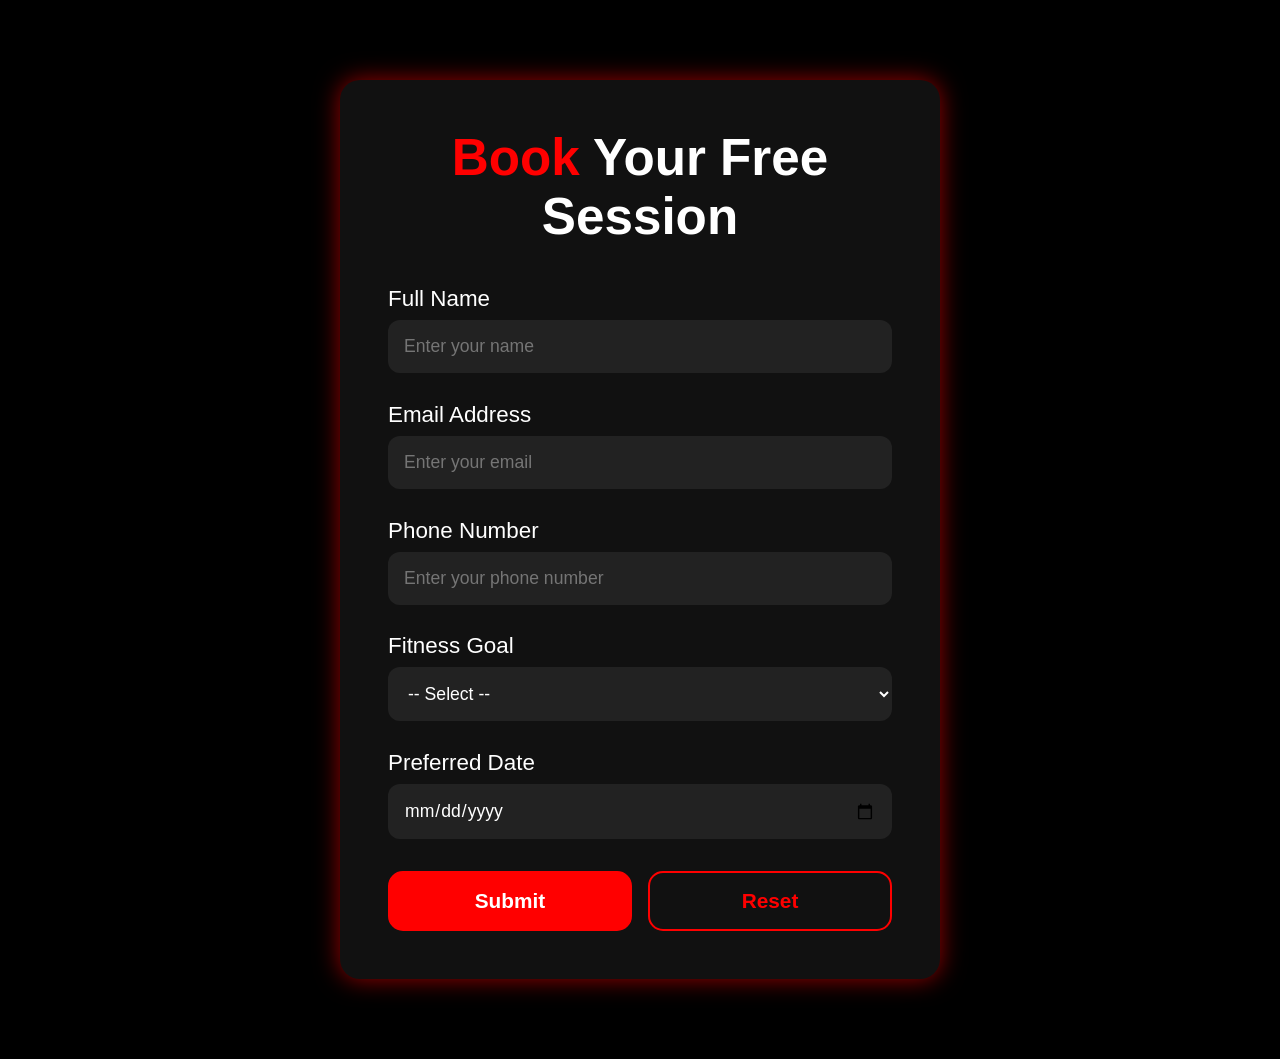
<file: booking.html>
<!DOCTYPE html>
<html lang="en">
<head>
  <meta charset="UTF-8" />
  <meta name="viewport" content="width=device-width, initial-scale=1.0"/>
  <title>Book a Free Session | Fitness Freak Gym</title>
  <link rel="stylesheet" href="book-session.css" />
</head>
<body>

  <section class="session-section">
    <h2 class="form-title"><span>Book</span> Your Free Session</h2>

    <form class="session-form" onsubmit="return validateForm()">
      <div class="form-group">
        <label for="name">Full Name</label>
        <input type="text" id="name" placeholder="Enter your name" required />
      </div>

      <div class="form-group">
        <label for="email">Email Address</label>
        <input type="email" id="email" placeholder="Enter your email" required />
      </div>

      <div class="form-group">
        <label for="phone">Phone Number</label>
        <input type="tel" id="phone" placeholder="Enter your phone number" required />
      </div>

      <div class="form-group">
        <label for="goal">Fitness Goal</label>
        <select id="goal" required>
          <option value="">-- Select --</option>
          <option>Weight Loss</option>
          <option>Muscle Gain</option>
          <option>Strength Training</option>
          <option>General Fitness</option>
        </select>
      </div>

      <div class="form-group">
        <label for="date">Preferred Date</label>
        <input type="date" id="date" required />
      </div>

      <div class="form-buttons">
        <button type="submit" class="submit-btn">Submit</button>
        <button type="reset" class="reset-btn">Reset</button>
      </div>
    </form>
  </section>

  <script src="script.js"></script>
</body>
</html>
</file>
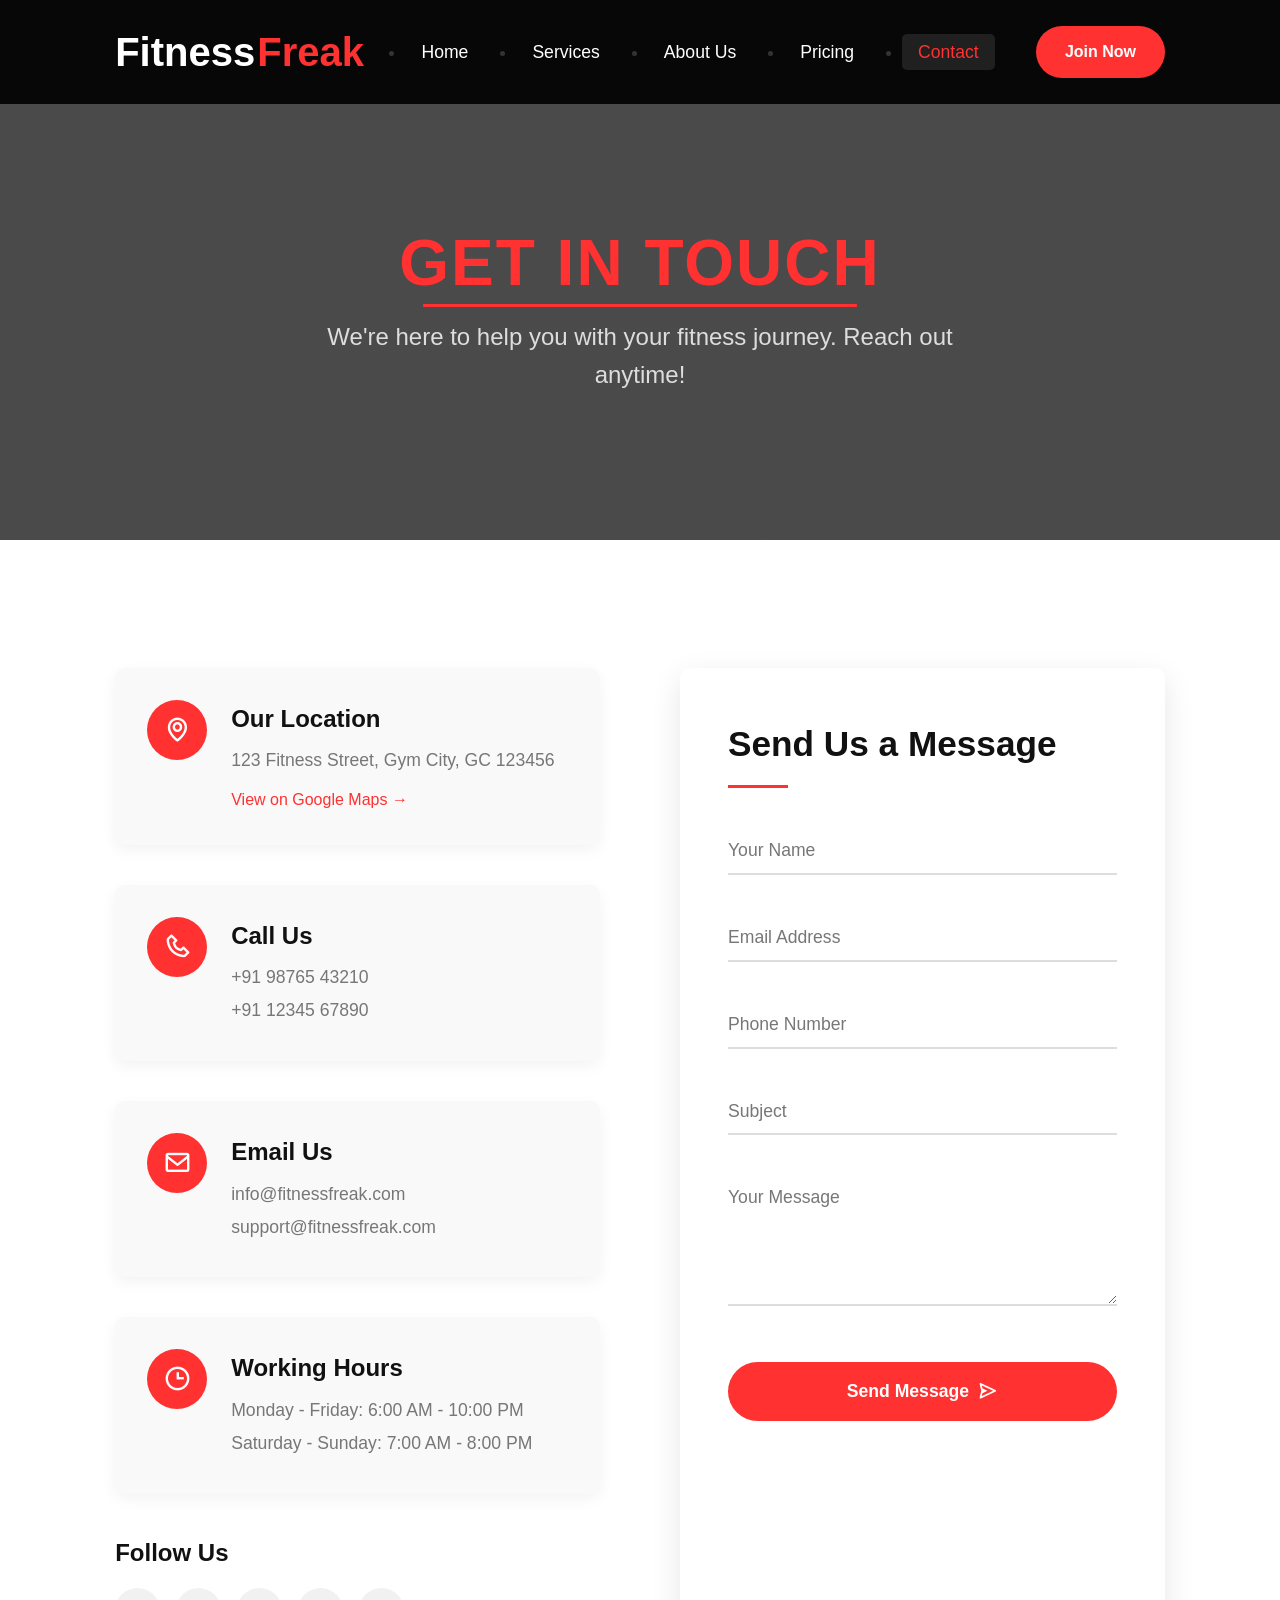
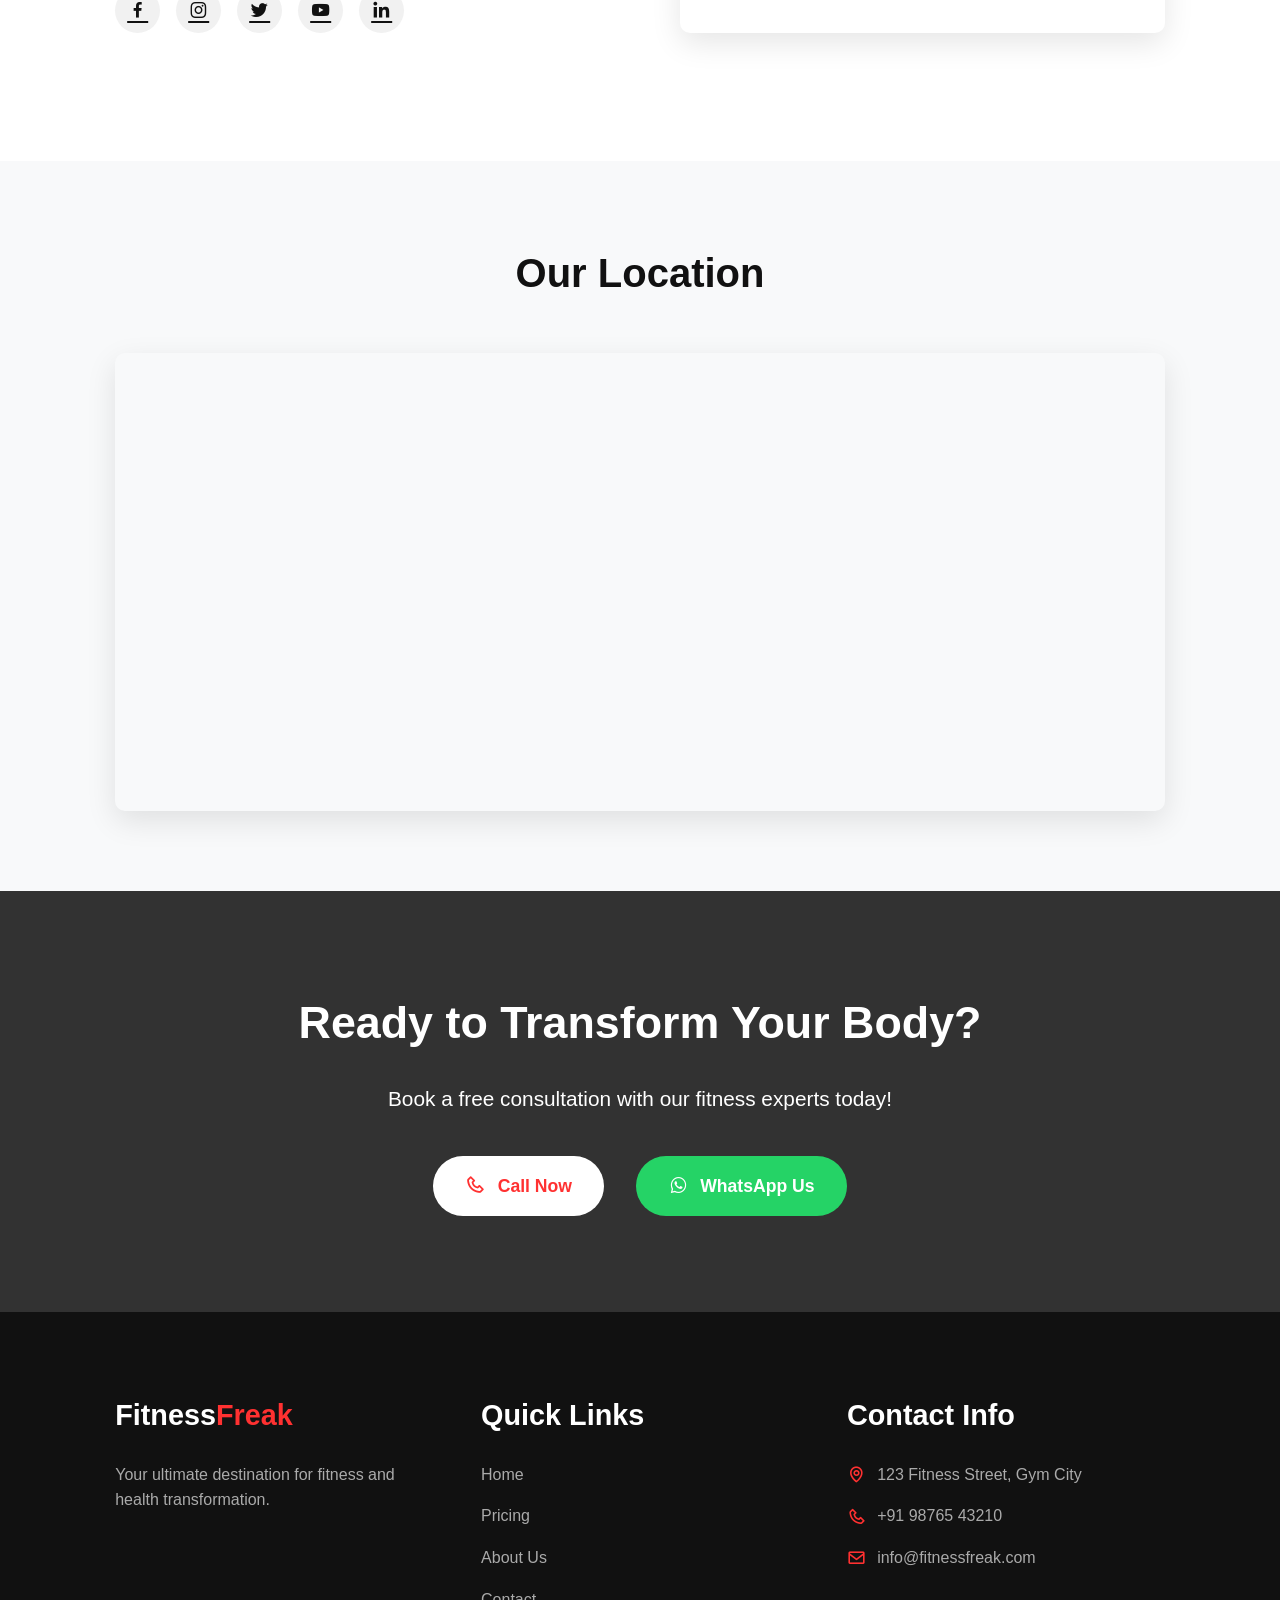
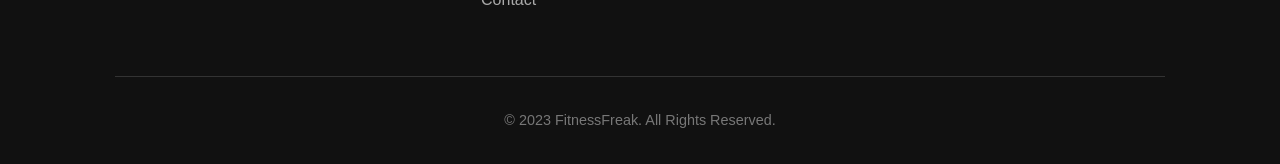
<file: contactus.html>
<!DOCTYPE html>
<html lang="en">
<head>
    <meta charset="UTF-8">
    <meta name="viewport" content="width=device-width, initial-scale=1.0">
    <title>Contact Us | Fitness Freak</title>
    <link href='https://unpkg.com/boxicons@2.1.4/css/boxicons.min.css' rel='stylesheet'>
    <link rel="stylesheet" href="contact us.css">
</head>
<body>
    <header>
        <a href="index.html" class="logo"><strong>Fitness</strong><span>Freak</span></a>
        <div class='bx bx-menu' id="menu-icon"></div>
        <ul class="navbar">
            <li><a href="index.html">Home</a></li>
            <li><a href="index.html#services">Services</a></li>
            <li><a href="about.html">About Us</a></li>
            <li><a href="pricing.html">Pricing</a></li>
            <li><a href="contact.html" class="active">Contact</a></li>
        </ul>
        <div class="top-btn">
            <a href="join us.html" class="nav-btn">Join Now</a>
        </div>
    </header>

    <section class="contact-hero">
        <div class="hero-content">
            <h1><span class="highlight-red">Get In Touch</span></h1>
            <p>We're here to help you with your fitness journey. Reach out anytime!</p>
        </div>
    </section>

    <section class="contact-section">
        <div class="contact-container">
            <div class="contact-info">
                <div class="info-box">
                    <div class="icon"><i class='bx bx-map'></i></div>
                    <div class="details">
                        <h3>Our Location</h3>
                        <p>123 Fitness Street, Gym City, GC 123456</p>
                        <a href="https://maps.google.com" target="_blank" class="map-link">View on Google Maps →</a>
                    </div>
                </div>
                
                <div class="info-box">
                    <div class="icon"><i class='bx bx-phone'></i></div>
                    <div class="details">
                        <h3>Call Us</h3>
                        <p>+91 98765 43210</p>
                        <p>+91 12345 67890</p>
                    </div>
                </div>
                
                <div class="info-box">
                    <div class="icon"><i class='bx bx-envelope'></i></div>
                    <div class="details">
                        <h3>Email Us</h3>
                        <p>info@fitnessfreak.com</p>
                        <p>support@fitnessfreak.com</p>
                    </div>
                </div>
                
                <div class="info-box">
                    <div class="icon"><i class='bx bx-time'></i></div>
                    <div class="details">
                        <h3>Working Hours</h3>
                        <p>Monday - Friday: 6:00 AM - 10:00 PM</p>
                        <p>Saturday - Sunday: 7:00 AM - 8:00 PM</p>
                    </div>
                </div>
                
                <div class="social-links">
                    <h3>Follow Us</h3>
                    <div class="links">
                        <a href="#"><i class='bx bxl-facebook'></i></a>
                        <a href="#"><i class='bx bxl-instagram'></i></a>
                        <a href="#"><i class='bx bxl-twitter'></i></a>
                        <a href="#"><i class='bx bxl-youtube'></i></a>
                        <a href="#"><i class='bx bxl-linkedin'></i></a>
                    </div>
                </div>
            </div>
            
            <div class="contact-form">
                <h2>Send Us a Message</h2>
                <form id="contactForm">
                    <div class="form-group">
                        <input type="text" id="name" required>
                        <label for="name">Your Name</label>
                    </div>
                    
                    <div class="form-group">
                        <input type="email" id="email" required>
                        <label for="email">Email Address</label>
                    </div>
                    
                    <div class="form-group">
                        <input type="tel" id="phone" required>
                        <label for="phone">Phone Number</label>
                    </div>
                    
                    <div class="form-group">
                        <select id="subject" required>
                            <option value="" disabled selected></option>
                            <option value="membership">Membership Inquiry</option>
                            <option value="personal-training">Personal Training</option>
                            <option value="feedback">Feedback/Suggestions</option>
                            <option value="complaint">Complaint</option>
                            <option value="other">Other</option>
                        </select>
                        <label for="subject">Subject</label>
                    </div>
                    
                    <div class="form-group">
                        <textarea id="message" rows="5" required></textarea>
                        <label for="message">Your Message</label>
                    </div>
                    
                    <button type="submit" class="submit-btn">Send Message <i class='bx bx-send'></i></button>
                </form>
            </div>
        </div>
    </section>

    <section class="location-map">
        <h2>Our Location</h2>
        <div class="map-container">
            <iframe src="https://www.google.com/maps/embed?pb=!1m18!1m12!1m3!1d3502.715986325981!2d77.20686431508236!3d28.61390098242689!2m3!1f0!2f0!3f0!3m2!1i1024!2i768!4f13.1!3m3!1m2!1s0x390ce2a99b6f9fa7%3A0x83a25e55f0af4c82!2sConnaught%20Place%2C%20New%20Delhi%2C%20Delhi!5e0!3m2!1sen!2sin!4v1628687226899!5m2!1sen!2sin" 
                    width="100%" 
                    height="450" 
                    style="border:0;" 
                    allowfullscreen="" 
                    loading="lazy">
            </iframe>
        </div>
    </section>

    <section class="contact-cta">
        <div class="cta-content">
            <h2>Ready to Transform Your Body?</h2>
            <p>Book a free consultation with our fitness experts today!</p>
            <div class="cta-buttons">
                <a href="tel:+919876543210" class="cta-btn phone-btn"><i class='bx bx-phone'></i> Call Now</a>
                <a href="https://wa.me/919876543210" class="cta-btn whatsapp-btn"><i class='bx bxl-whatsapp'></i> WhatsApp Us</a>
            </div>
        </div>
    </section>

    <footer class="footer">
        <div class="footer-container">
            <div class="footer-col">
                <h3><strong>Fitness</strong><span>Freak</span></h3>
                <p>Your ultimate destination for fitness and health transformation.</p>
            </div>
            <div class="footer-col">
                <h3>Quick Links</h3>
                <ul>
                    <li><a href="index.html">Home</a></li>
                    <li><a href="pricing.html">Pricing</a></li>
                    <li><a href="about.html">About Us</a></li>
                    <li><a href="contact.html">Contact</a></li>
                </ul>
            </div>
            <div class="footer-col">
                <h3>Contact Info</h3>
                <ul>
                    <li><i class='bx bx-map'></i> 123 Fitness Street, Gym City</li>
                    <li><i class='bx bx-phone'></i> +91 98765 43210</li>
                    <li><i class='bx bx-envelope'></i> info@fitnessfreak.com</li>
                </ul>
            </div>
        </div>
        <div class="footer-bottom">
            <p>&copy; 2023 FitnessFreak. All Rights Reserved.</p>
        </div>
    </footer>

    <div id="successModal" class="modal">
        <div class="modal-content">
            <span class="close-modal">&times;</span>
            <div class="modal-icon"><i class='bx bx-check-circle'></i></div>
            <h2>Message Sent Successfully!</h2>
            <p>Thank you for contacting us. Our team will get back to you within 24 hours.</p>
            <button class="modal-close-btn">Close</button>
        </div>
    </div>

    <script src="contact.js"></script>
</body>
</html>
</file>
<file: book-session.css>
* {
  margin: 0;
  padding: 0;
  box-sizing: border-box;
  font-family: 'Segoe UI', sans-serif;
}

body {
  background: #000;
  color: white;
}

.session-section {
  max-width: 600px;
  margin: 5rem auto;
  padding: 3rem;
  background: #111;
  border-radius: 20px;
  box-shadow: 0 0 25px rgba(255, 0, 0, 0.6);
}

.form-title {
  text-align: center;
  font-size: 3.2rem;
  margin-bottom: 2.5rem;
}
.form-title span {
  color: red;
}

.session-form .form-group {
  margin-bottom: 1.8rem;
}

label {
  display: block;
  font-size: 1.4rem;
  margin-bottom: 0.5rem;
}

input, select {
  width: 100%;
  padding: 1rem;
  border-radius: 12px;
  font-size: 1.1rem;
  border: none;
  background: #222;
  color: white;
  transition: 0.3s ease;
}

input:focus, select:focus {
  background: #333;
  box-shadow: 0 0 10px red;
}

.form-buttons {
  display: flex;
  justify-content: space-between;
  gap: 1rem;
  margin-top: 2rem;
}

.submit-btn, .reset-btn {
  flex: 1;
  padding: 1rem 0;
  font-size: 1.3rem;
  border: 2px solid red;
  border-radius: 15px;
  background: transparent;
  color: red;
  font-weight: bold;
  transition: all 0.4s ease;
  cursor: pointer;
}

.submit-btn:hover, .reset-btn:hover {
  background: red;
  color: white;
  box-shadow: 0 0 12px red;
}

.submit-btn {
  background: red;
  color: white;
}

.submit-btn:hover {
  transform: scale(1.05);
}

@media screen and (max-width: 600px) {
  .form-buttons {
    flex-direction: column;
  }
}
</file>
<file: contact us.css>
/* ===== Global Styles ===== */
:root {
    --primary-red: #ff3131;
    --dark-red: #d10000;
    --dark-bg: #111;
    --light-text: #f8f9fa;
    --medium-gray: #777;
    --dark-gray: #333;
    --transition: all 0.3s ease;
}

* {
    margin: 0;
    padding: 0;
    box-sizing: border-box;
    font-family: 'Poppins', sans-serif;
}

body {
    background-color: #f8f9fa;
    color: var(--dark-gray);
    line-height: 1.6;
    overflow-x: hidden;
}

/* ===== Header Styles ===== */
header {
    position: fixed;
    width: 100%;
    top: 0;
    left: 0;
    z-index: 1000;
    display: flex;
    justify-content: space-between;
    align-items: center;
    padding: 20px 9%;
    background-color: rgba(0, 0, 0, 0.9);
    backdrop-filter: blur(10px);
    transition: var(--transition);
}

.logo {
    font-size: 2.5rem;
    font-weight: 700;
    color: white;
    text-decoration: none;
    display: inline-block;
}

.logo strong {
    font-weight: 900;
    color: white;
    text-shadow: 0 2px 4px rgba(0, 0, 0, 0.3);
}

.logo span {
    color: var(--primary-red);
    font-weight: 900;
    text-shadow: 0 2px 4px rgba(0, 0, 0, 0.3);
    margin-left: 2px;
}

.navbar {
    display: flex;
    gap: 2rem;
}

.navbar a {
    color: white;
    text-decoration: none;
    font-size: 1.1rem;
    font-weight: 500;
    transition: var(--transition);
    padding: 0.5rem 1rem;
    border-radius: 5px;
}

.navbar a:hover,
.navbar a.active {
    color: var(--primary-red);
    background-color: rgba(255, 255, 255, 0.1);
}

.nav-btn {
    display: inline-block;
    padding: 0.8rem 1.8rem;
    background: var(--primary-red);
    color: white;
    border-radius: 30px;
    font-size: 1rem;
    font-weight: 600;
    transition: var(--transition);
    text-decoration: none;
}

.nav-btn:hover {
    background: var(--dark-red);
    transform: translateY(-3px);
    box-shadow: 0 10px 20px rgba(255, 0, 0, 0.2);
}

#menu-icon {
    font-size: 2.5rem;
    color: white;
    cursor: pointer;
    display: none;
}

/* ===== Contact Hero Section ===== */
.contact-hero {
    height: 60vh;
    background: linear-gradient(rgba(0, 0, 0, 0.7), rgba(0, 0, 0, 0.7)), 
                url('https://images.unsplash.com/photo-1571902943202-507ec2618e8f?ixlib=rb-1.2.1&auto=format&fit=crop&w=1350&q=80') no-repeat center center/cover;
    display: flex;
    align-items: center;
    justify-content: center;
    text-align: center;
    padding-top: 80px;
}

.hero-content h1 {
    font-size: 4rem;
    margin-bottom: 1rem;
    text-transform: uppercase;
    letter-spacing: 2px;
    line-height: 1.2;
    color: white;
}

.highlight-red {
    color: var(--primary-red);
    font-weight: 700;
    position: relative;
    display: inline-block;
}

.highlight-red::after {
    content: '';
    position: absolute;
    bottom: -5px;
    left: 0;
    width: 100%;
    height: 3px;
    background-color: var(--primary-red);
    transform: scaleX(0.9);
}

.hero-content p {
    font-size: 1.5rem;
    color: #ddd;
    max-width: 700px;
    margin: 0 auto;
    padding: 0 20px;
}

/* ===== Contact Section ===== */
.contact-section {
    padding: 8rem 9%;
    background-color: white;
}

.contact-container {
    display: grid;
    grid-template-columns: repeat(auto-fit, minmax(300px, 1fr));
    gap: 5rem;
    max-width: 1200px;
    margin: 0 auto;
}

/* ===== Contact Info ===== */
.contact-info {
    display: flex;
    flex-direction: column;
    gap: 2.5rem;
}

.info-box {
    display: flex;
    gap: 1.5rem;
    align-items: flex-start;
    background: #f9f9f9;
    padding: 2rem;
    border-radius: 10px;
    transition: var(--transition);
    box-shadow: 0 5px 15px rgba(0, 0, 0, 0.05);
}

.info-box:hover {
    transform: translateY(-5px);
    box-shadow: 0 10px 20px rgba(0, 0, 0, 0.1);
}

.info-box .icon {
    width: 60px;
    height: 60px;
    background-color: var(--primary-red);
    border-radius: 50%;
    display: flex;
    align-items: center;
    justify-content: center;
    color: white;
    font-size: 1.8rem;
    flex-shrink: 0;
}

.info-box .details h3 {
    font-size: 1.5rem;
    margin-bottom: 0.5rem;
    color: var(--dark-bg);
}

.info-box .details p {
    color: var(--medium-gray);
    margin-bottom: 0.3rem;
    font-size: 1.1rem;
}

.map-link {
    color: var(--primary-red);
    text-decoration: none;
    font-weight: 500;
    display: inline-block;
    margin-top: 0.5rem;
    transition: var(--transition);
}

.map-link:hover {
    text-decoration: underline;
    transform: translateX(5px);
}

.social-links h3 {
    font-size: 1.5rem;
    margin-bottom: 1rem;
    color: var(--dark-bg);
}

.social-links .links {
    display: flex;
    gap: 1rem;
}

.social-links .links a {
    width: 45px;
    height: 45px;
    background-color: #f1f1f1;
    border-radius: 50%;
    display: flex;
    align-items: center;
    justify-content: center;
    color: var(--dark-bg);
    font-size: 1.3rem;
    transition: var(--transition);
}

.social-links .links a:hover {
    background-color: var(--primary-red);
    color: white;
    transform: translateY(-5px);
}

/* ===== Contact Form ===== */
.contact-form {
    background-color: white;
    padding: 3rem;
    border-radius: 10px;
    box-shadow: 0 10px 30px rgba(0, 0, 0, 0.1);
}

.contact-form h2 {
    font-size: 2.2rem;
    margin-bottom: 2rem;
    color: var(--dark-bg);
    position: relative;
    padding-bottom: 1rem;
}

.contact-form h2::after {
    content: '';
    position: absolute;
    bottom: 0;
    left: 0;
    width: 60px;
    height: 3px;
    background-color: var(--primary-red);
}

.form-group {
    position: relative;
    margin-bottom: 2rem;
}

.form-group input,
.form-group select,
.form-group textarea {
    width: 100%;
    padding: 1rem 1rem 1rem 0;
    font-size: 1.1rem;
    border: none;
    border-bottom: 2px solid #ddd;
    outline: none;
    background-color: transparent;
    transition: var(--transition);
}

.form-group textarea {
    resize: vertical;
    min-height: 120px;
}

.form-group select {
    appearance: none;
    cursor: pointer;
}

.form-group label {
    position: absolute;
    top: 1rem;
    left: 0;
    color: var(--medium-gray);
    font-size: 1.1rem;
    pointer-events: none;
    transition: var(--transition);
}

.form-group input:focus,
.form-group input:valid,
.form-group select:focus,
.form-group select:valid,
.form-group textarea:focus,
.form-group textarea:valid {
    border-bottom-color: var(--primary-red);
}

.form-group input:focus + label,
.form-group input:valid + label,
.form-group select:focus + label,
.form-group select:valid + label,
.form-group textarea:focus + label,
.form-group textarea:valid + label {
    top: -1.2rem;
    font-size: 0.9rem;
    color: var(--primary-red);
}

.submit-btn {
    display: inline-flex;
    align-items: center;
    justify-content: center;
    padding: 1.2rem 2.5rem;
    background-color: var(--primary-red);
    color: white;
    border: none;
    border-radius: 50px;
    font-size: 1.1rem;
    font-weight: 600;
    cursor: pointer;
    transition: var(--transition);
    width: 100%;
    margin-top: 1rem;
}

.submit-btn:hover {
    background-color: var(--dark-red);
    transform: translateY(-3px);
    box-shadow: 0 10px 20px rgba(255, 0, 0, 0.2);
}

.submit-btn i {
    margin-left: 0.5rem;
    font-size: 1.3rem;
}

/* ===== Location Map ===== */
.location-map {
    padding: 5rem 9%;
    background-color: #f8f9fa;
    text-align: center;
}

.location-map h2 {
    font-size: 2.5rem;
    margin-bottom: 3rem;
    color: var(--dark-bg);
}

.map-container {
    border-radius: 10px;
    overflow: hidden;
    box-shadow: 0 10px 30px rgba(0, 0, 0, 0.1);
}

/* ===== Contact CTA ===== */
.contact-cta {
    padding: 6rem 9%;
    background: linear-gradient(rgba(0, 0, 0, 0.8), rgba(0, 0, 0, 0.8)), 
                url('https://images.unsplash.com/photo-1538805060514-97d9cc17730c?ixlib=rb-1.2.1&auto=format&fit=crop&w=1350&q=80') no-repeat center center/cover;
    text-align: center;
    color: white;
}

.cta-content h2 {
    font-size: 2.8rem;
    margin-bottom: 1.5rem;
}

.cta-content p {
    font-size: 1.3rem;
    margin-bottom: 2.5rem;
    max-width: 700px;
    margin-left: auto;
    margin-right: auto;
}

.cta-buttons {
    display: flex;
    justify-content: center;
    gap: 2rem;
    flex-wrap: wrap;
}

.cta-btn {
    display: inline-flex;
    align-items: center;
    padding: 1rem 2rem;
    border-radius: 50px;
    font-size: 1.1rem;
    font-weight: 600;
    text-decoration: none;
    transition: var(--transition);
}

.phone-btn {
    background-color: white;
    color: var(--primary-red);
}

.phone-btn:hover {
    background-color: #f1f1f1;
    transform: translateY(-3px);
    box-shadow: 0 10px 20px rgba(255, 255, 255, 0.2);
}

.whatsapp-btn {
    background-color: #25D366;
    color: white;
}

.whatsapp-btn:hover {
    background-color: #128C7E;
    transform: translateY(-3px);
    box-shadow: 0 10px 20px rgba(37, 211, 102, 0.2);
}

.cta-btn i {
    margin-right: 0.7rem;
    font-size: 1.3rem;
}

/* ===== Footer ===== */
.footer {
    background-color: var(--dark-bg);
    color: white;
    padding: 5rem 9% 2rem;
}

.footer-container {
    display: grid;
    grid-template-columns: repeat(auto-fit, minmax(250px, 1fr));
    gap: 3rem;
    margin-bottom: 3rem;
}

.footer-col h3 {
    font-size: 1.8rem;
    margin-bottom: 1.5rem;
}

.footer-col h3 span {
    color: var(--primary-red);
}

.footer-col p {
    color: #aaa;
    margin-bottom: 1.5rem;
}

.footer-col ul {
    list-style: none;
}

.footer-col ul li {
    margin-bottom: 1rem;
    color: #aaa;
    display: flex;
    align-items: center;
    gap: 0.7rem;
}

.footer-col ul li i {
    color: var(--primary-red);
    font-size: 1.2rem;
}

.footer-col a {
    color: #aaa;
    text-decoration: none;
    transition: var(--transition);
}

.footer-col a:hover {
    color: var(--primary-red);
    padding-left: 5px;
}

.footer-bottom {
    text-align: center;
    padding-top: 2rem;
    border-top: 1px solid #333;
    color: #777;
    font-size: 0.9rem;
}

/* ===== Modal ===== */
.modal {
    display: none;
    position: fixed;
    top: 0;
    left: 0;
    width: 100%;
    height: 100%;
    background-color: rgba(0, 0, 0, 0.8);
    z-index: 2000;
    align-items: center;
    justify-content: center;
}

.modal-content {
    background-color: white;
    padding: 3rem;
    border-radius: 10px;
    max-width: 500px;
    width: 90%;
    text-align: center;
    position: relative;
    animation: modalFadeIn 0.3s ease;
}

@keyframes modalFadeIn {
    from {
        opacity: 0;
        transform: translateY(-50px);
    }
    to {
        opacity: 1;
        transform: translateY(0);
    }
}

.close-modal {
    position: absolute;
    top: 1rem;
    right: 1.5rem;
    font-size: 2rem;
    color: #777;
    cursor: pointer;
    transition: var(--transition);
}

.close-modal:hover {
    color: var(--primary-red);
    transform: rotate(90deg);
}

.modal-icon {
    font-size: 5rem;
    color: var(--primary-red);
    margin-bottom: 1.5rem;
}

.modal h2 {
    font-size: 2rem;
    margin-bottom: 1rem;
    color: var(--dark-bg);
}

.modal p {
    color: var(--medium-gray);
    margin-bottom: 2rem;
    font-size: 1.1rem;
}

.modal-close-btn {
    padding: 0.8rem 2rem;
    background-color: var(--primary-red);
    color: white;
    border: none;
    border-radius: 50px;
    font-size: 1rem;
    font-weight: 600;
    cursor: pointer;
    transition: var(--transition);
}

.modal-close-btn:hover {
    background-color: var(--dark-red);
    transform: translateY(-3px);
    box-shadow: 0 10px 20px rgba(255, 0, 0, 0.2);
}

/* ===== Responsive Styles ===== */
@media (max-width: 992px) {
    header {
        padding: 15px 5%;
    }
    
    .contact-hero {
        height: 50vh;
    }
    
    .hero-content h1 {
        font-size: 3rem;
    }
    
    .hero-content p {
        font-size: 1.2rem;
    }
}

@media (max-width: 768px) {
    #menu-icon {
        display: block;
    }
    
    .navbar {
        position: absolute;
        top: 100%;
        left: -100%;
        width: 100%;
        background-color: rgba(0, 0, 0, 0.9);
        flex-direction: column;
        padding: 2rem;
        transition: var(--transition);
    }
    
    .navbar.active {
        left: 0;
    }
    
    .contact-container {
        grid-template-columns: 1fr;
    }
    
    .contact-form {
        padding: 2rem;
    }
    
    .cta-content h2 {
        font-size: 2.2rem;
    }
    
    .cta-content p {
        font-size: 1.1rem;
    }
}

@media (max-width: 576px) {
    .contact-hero {
        height: 40vh;
    }
    
    .hero-content h1 {
        font-size: 2.2rem;
    }
    
    .cta-buttons {
        flex-direction: column;
        gap: 1rem;
    }
    
    .cta-btn {
        width: 100%;
        justify-content: center;
    }
}
</file>
